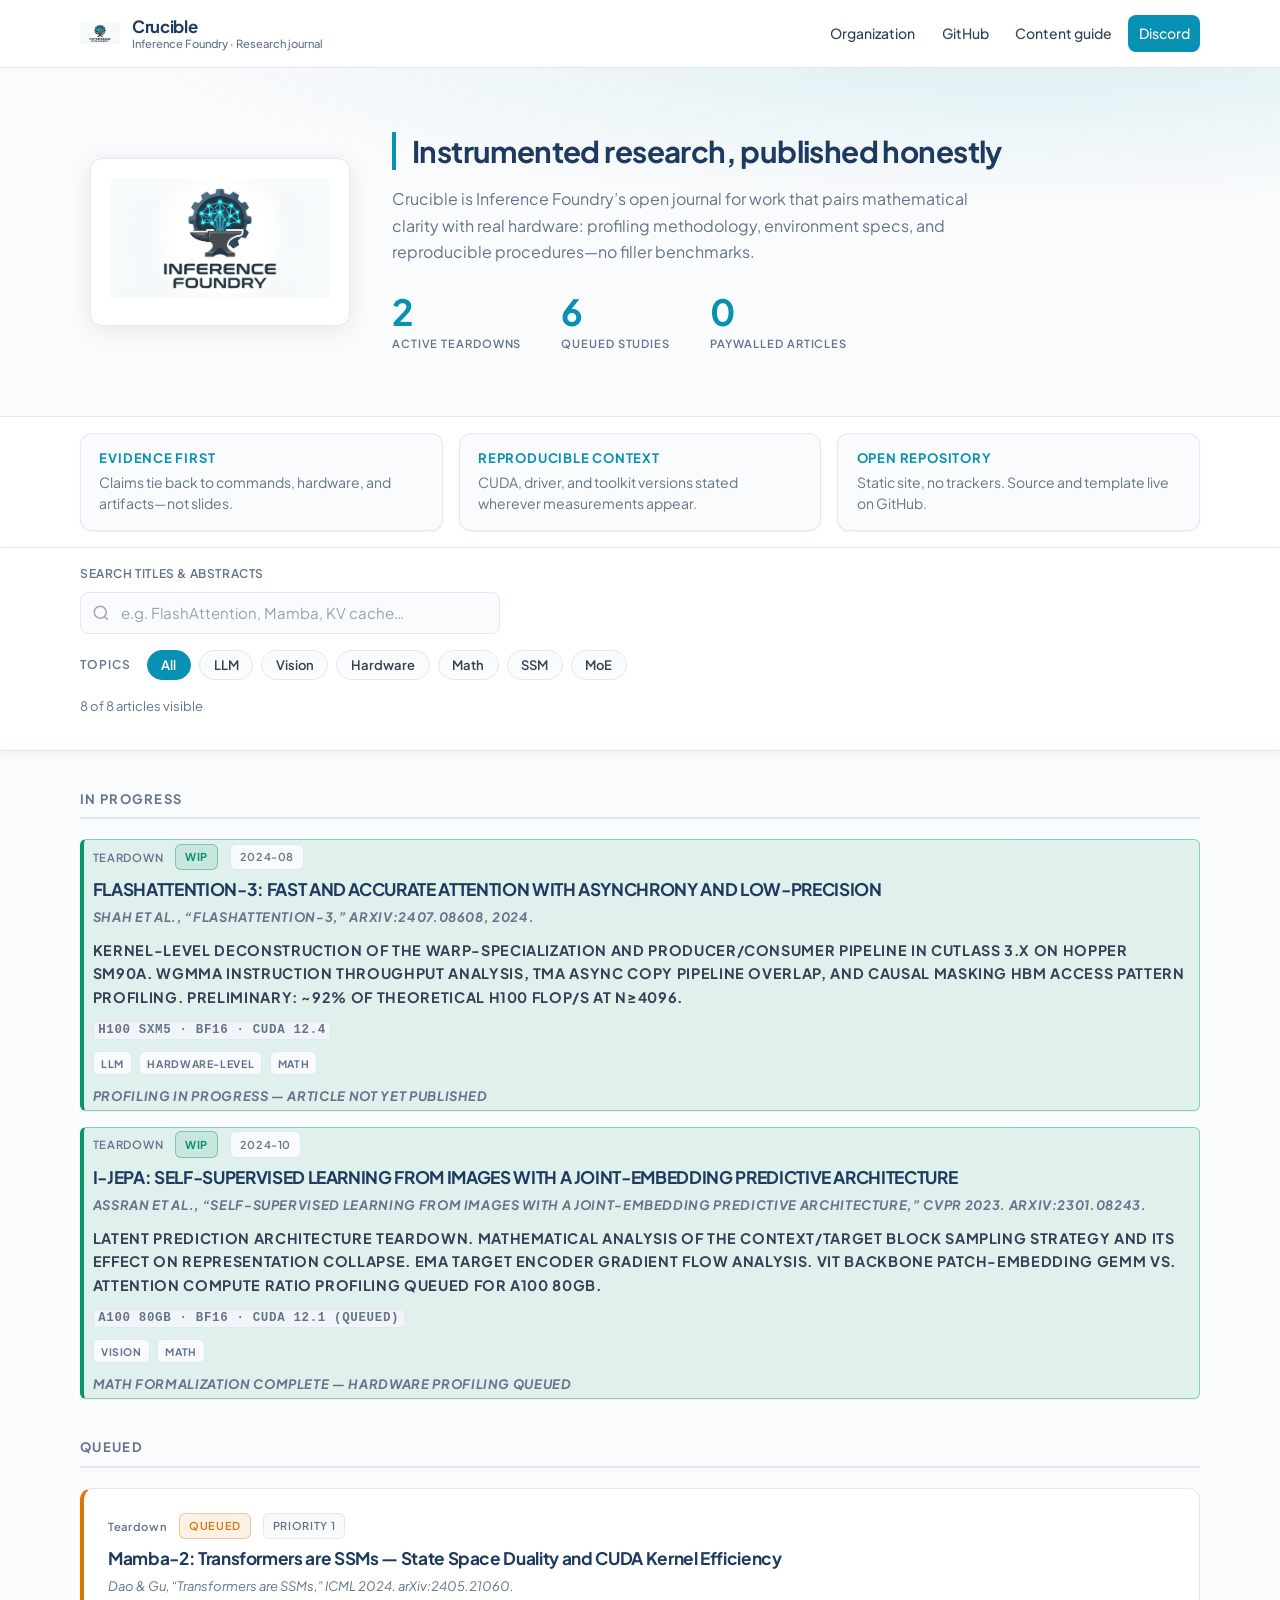
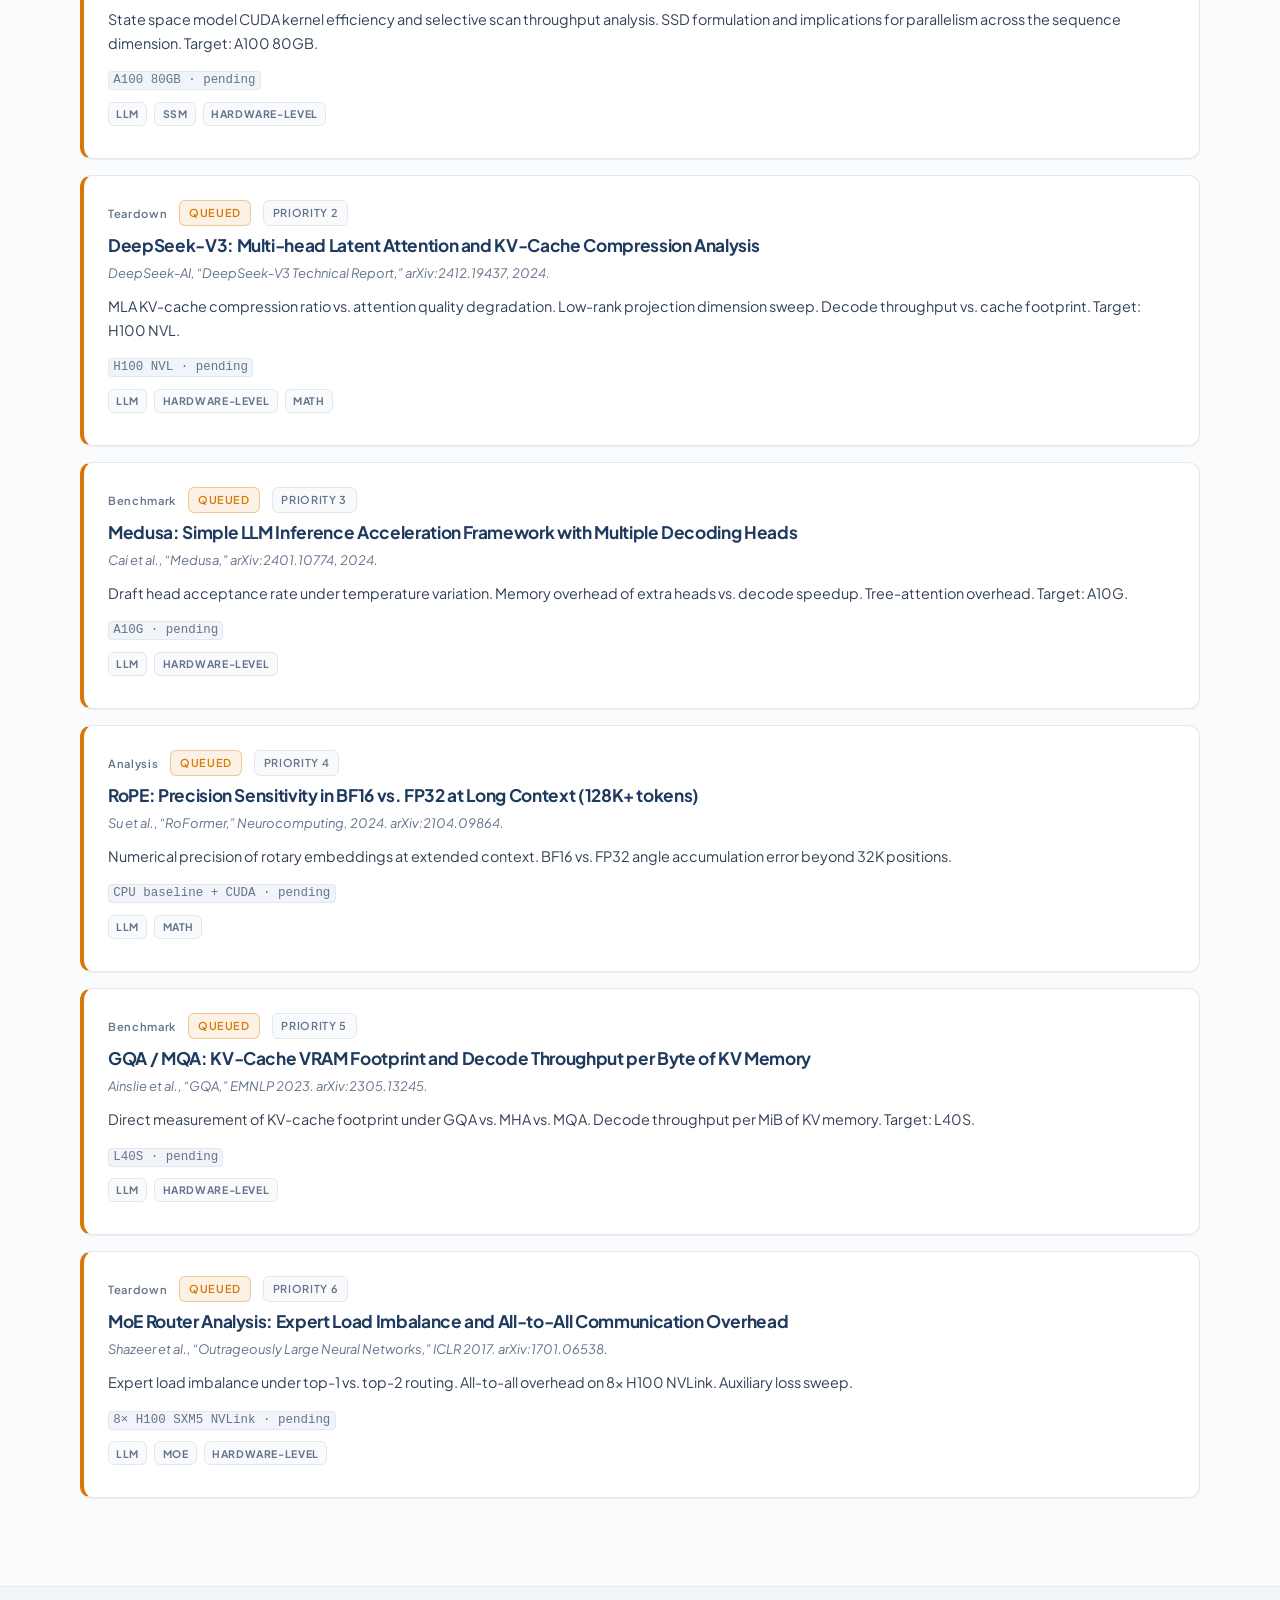
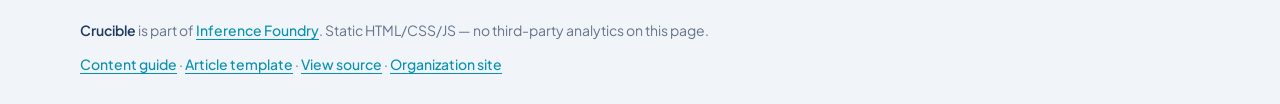
<file: index.html>
<!DOCTYPE html>
<html lang="en">
<head>
  <meta charset="UTF-8" />
  <meta name="viewport" content="width=device-width, initial-scale=1.0" />
  <title>Crucible — Inference Foundry Research Journal</title>
  <meta name="description" content="Open research journal for low-level ML systems: kernel profiling, hardware teardowns, and measured analysis of modern deep learning architectures." />
  <meta name="theme-color" content="#1e3a5f" />
  <link rel="icon" type="image/jpeg" href="assets/images/inference-foundry-logo.jpg" />
  <link rel="preconnect" href="https://fonts.googleapis.com" />
  <link rel="preconnect" href="https://fonts.gstatic.com" crossorigin />
  <link href="https://fonts.googleapis.com/css2?family=Plus+Jakarta+Sans:ital,wght@0,400;0,500;0,600;0,700;1,400&display=swap" rel="stylesheet" />
  <link rel="stylesheet" href="css/site.css" />
  <meta property="og:title" content="Crucible — Inference Foundry" />
  <meta property="og:description" content="Research journal for instrumented ML systems work: measurements, teardowns, and reproduction notes." />
  <meta property="og:type" content="website" />
  <meta property="og:image" content="https://inference-foundry.github.io/assets/images/inference-foundry-logo.jpg" />
</head>
<body>
  <a class="skip-link" href="#main">Skip to content</a>

  <header class="site-header">
    <div class="header-inner">
      <a class="brand" href="index.html" aria-current="page">
        <img class="brand__logo" src="assets/images/inference-foundry-logo.jpg" width="40" height="40" alt="" decoding="async" />
        <span class="brand__text">
          <span class="brand__name">Crucible</span>
          <span class="brand__tag">Inference Foundry · Research journal</span>
        </span>
      </a>
      <nav class="header-links" aria-label="Site">
        <a href="https://inference-foundry.github.io/">Organization</a>
        <a href="https://github.com/Inference-Foundry/Crucible">GitHub</a>
        <a href="https://github.com/Inference-Foundry/Crucible/blob/main/CONTENT_GUIDE.md">Content guide</a>
        <a class="btn-nav" href="https://discord.gg/inference-foundry" target="_blank" rel="noopener noreferrer">Discord</a>
      </nav>
    </div>
  </header>

  <main id="main">
    <section class="hero" aria-labelledby="hero-heading">
      <div class="hero-inner">
        <div class="hero-visual">
          <div class="hero-logo-card">
            <img src="assets/images/inference-foundry-logo.jpg" width="220" height="120" alt="Inference Foundry logo" decoding="async" />
          </div>
        </div>
        <div class="hero-copy">
          <h1 class="hero-lead" id="hero-heading">Instrumented research, published honestly</h1>
          <p class="hero-sub">
            Crucible is Inference Foundry’s open journal for work that pairs mathematical clarity with real hardware: profiling methodology, environment specs, and reproducible procedures—no filler benchmarks.
          </p>
          <div class="hero-stats" role="list">
            <div class="stat-block" role="listitem">
              <span class="stat-num" aria-hidden="true">2</span>
              <span class="stat-label">Active teardowns</span>
            </div>
            <div class="stat-block" role="listitem">
              <span class="stat-num" aria-hidden="true">6</span>
              <span class="stat-label">Queued studies</span>
            </div>
            <div class="stat-block" role="listitem">
              <span class="stat-num" aria-hidden="true">0</span>
              <span class="stat-label">Paywalled articles</span>
            </div>
          </div>
        </div>
      </div>
    </section>

    <section class="journal-strip" aria-label="Journal standards">
      <div class="journal-strip__inner">
        <article>
          <h3>Evidence first</h3>
          <p>Claims tie back to commands, hardware, and artifacts—not slides.</p>
        </article>
        <article>
          <h3>Reproducible context</h3>
          <p>CUDA, driver, and toolkit versions stated wherever measurements appear.</p>
        </article>
        <article>
          <h3>Open repository</h3>
          <p>Static site, no trackers. Source and template live on GitHub.</p>
        </article>
      </div>
    </section>

    <section class="filter-bar-section" aria-labelledby="filter-heading">
      <h2 id="filter-heading" class="visually-hidden">Filter articles</h2>
      <div class="filter-bar-inner">
        <div class="search-row">
          <label for="article-search">Search titles &amp; abstracts</label>
          <div class="search-input-wrap">
            <svg viewBox="0 0 24 24" fill="none" stroke="currentColor" stroke-width="2" aria-hidden="true">
              <circle cx="11" cy="11" r="8" />
              <path d="M21 21l-4.35-4.35" />
            </svg>
            <input
              type="search"
              id="article-search"
              placeholder="e.g. FlashAttention, Mamba, KV cache…"
              autocomplete="off"
              spellcheck="false"
              aria-describedby="filter-results-announcement"
            />
          </div>
        </div>
        <div class="filter-row">
          <span class="filter-label" id="filter-tags-label">Topics</span>
          <div class="filter-controls" id="filter-controls" role="toolbar" aria-labelledby="filter-tags-label">
            <button type="button" class="filter-btn active" data-tag="all" aria-pressed="true">All</button>
            <button type="button" class="filter-btn" data-tag="LLM" aria-pressed="false">LLM</button>
            <button type="button" class="filter-btn" data-tag="Vision" aria-pressed="false">Vision</button>
            <button type="button" class="filter-btn" data-tag="Hardware-Level" aria-pressed="false">Hardware</button>
            <button type="button" class="filter-btn" data-tag="Math" aria-pressed="false">Math</button>
            <button type="button" class="filter-btn" data-tag="SSM" aria-pressed="false">SSM</button>
            <button type="button" class="filter-btn" data-tag="MoE" aria-pressed="false">MoE</button>
          </div>
        </div>
        <p class="results-meta" id="filter-results-announcement" aria-live="polite"></p>
      </div>
    </section>

    <section class="article-listing">
      <div class="listing-inner">

        <div class="listing-group">
          <h2 class="listing-group-title">In progress</h2>

          <article class="article-card status-wip" data-tags="LLM Hardware-Level Math">
            <div class="card-meta-row">
              <span class="card-type">Teardown</span>
              <span class="card-status status-wip-badge">WIP</span>
              <span class="card-date">2024-08</span>
            </div>
            <h3 class="card-title">
              FlashAttention-3: Fast and Accurate Attention with Asynchrony and Low-precision
            </h3>
            <p class="card-citation">
              Shah et al., “FlashAttention-3,” arXiv:2407.08608, 2024.
            </p>
            <p class="card-summary">
              Kernel-level deconstruction of the warp-specialization and producer/consumer pipeline
              in CUTLASS 3.x on Hopper SM90a. WGMMA instruction throughput analysis, TMA async
              copy pipeline overlap, and causal masking HBM access pattern profiling.
              Preliminary: ~92% of theoretical H100 FLOP/s at N≥4096.
            </p>
            <div class="card-hardware">
              <code>H100 SXM5 · BF16 · CUDA 12.4</code>
            </div>
            <div class="card-tags">
              <span class="tag">LLM</span>
              <span class="tag">Hardware-Level</span>
              <span class="tag">Math</span>
            </div>
            <div class="card-actions">
              <span class="card-link-placeholder">Profiling in progress — article not yet published</span>
            </div>
          </article>

          <article class="article-card status-wip" data-tags="Vision Math">
            <div class="card-meta-row">
              <span class="card-type">Teardown</span>
              <span class="card-status status-wip-badge">WIP</span>
              <span class="card-date">2024-10</span>
            </div>
            <h3 class="card-title">
              I-JEPA: Self-Supervised Learning from Images with a Joint-Embedding Predictive Architecture
            </h3>
            <p class="card-citation">
              Assran et al., “Self-Supervised Learning from Images with a Joint-Embedding Predictive Architecture,”
              CVPR 2023. arXiv:2301.08243.
            </p>
            <p class="card-summary">
              Latent prediction architecture teardown. Mathematical analysis of the context/target block
              sampling strategy and its effect on representation collapse. EMA target encoder gradient flow
              analysis. ViT backbone patch-embedding GEMM vs. attention compute ratio profiling queued
              for A100 80GB.
            </p>
            <div class="card-hardware">
              <code>A100 80GB · BF16 · CUDA 12.1 (queued)</code>
            </div>
            <div class="card-tags">
              <span class="tag">Vision</span>
              <span class="tag">Math</span>
            </div>
            <div class="card-actions">
              <span class="card-link-placeholder">Math formalization complete — hardware profiling queued</span>
            </div>
          </article>
        </div>

        <div class="listing-group">
          <h2 class="listing-group-title">Queued</h2>

          <article class="article-card status-queued" data-tags="LLM SSM Hardware-Level">
            <div class="card-meta-row">
              <span class="card-type">Teardown</span>
              <span class="card-status status-queued-badge">Queued</span>
              <span class="card-priority">Priority 1</span>
            </div>
            <h3 class="card-title">
              Mamba-2: Transformers are SSMs — State Space Duality and CUDA Kernel Efficiency
            </h3>
            <p class="card-citation">
              Dao &amp; Gu, “Transformers are SSMs,” ICML 2024. arXiv:2405.21060.
            </p>
            <p class="card-summary">
              State space model CUDA kernel efficiency and selective scan throughput analysis.
              SSD formulation and implications for parallelism across the sequence dimension. Target: A100 80GB.
            </p>
            <div class="card-hardware"><code>A100 80GB · pending</code></div>
            <div class="card-tags">
              <span class="tag">LLM</span>
              <span class="tag">SSM</span>
              <span class="tag">Hardware-Level</span>
            </div>
          </article>

          <article class="article-card status-queued" data-tags="LLM Hardware-Level Math">
            <div class="card-meta-row">
              <span class="card-type">Teardown</span>
              <span class="card-status status-queued-badge">Queued</span>
              <span class="card-priority">Priority 2</span>
            </div>
            <h3 class="card-title">
              DeepSeek-V3: Multi-head Latent Attention and KV-Cache Compression Analysis
            </h3>
            <p class="card-citation">
              DeepSeek-AI, “DeepSeek-V3 Technical Report,” arXiv:2412.19437, 2024.
            </p>
            <p class="card-summary">
              MLA KV-cache compression ratio vs. attention quality degradation. Low-rank projection dimension sweep.
              Decode throughput vs. cache footprint. Target: H100 NVL.
            </p>
            <div class="card-hardware"><code>H100 NVL · pending</code></div>
            <div class="card-tags">
              <span class="tag">LLM</span>
              <span class="tag">Hardware-Level</span>
              <span class="tag">Math</span>
            </div>
          </article>

          <article class="article-card status-queued" data-tags="LLM Hardware-Level">
            <div class="card-meta-row">
              <span class="card-type">Benchmark</span>
              <span class="card-status status-queued-badge">Queued</span>
              <span class="card-priority">Priority 3</span>
            </div>
            <h3 class="card-title">
              Medusa: Simple LLM Inference Acceleration Framework with Multiple Decoding Heads
            </h3>
            <p class="card-citation">
              Cai et al., “Medusa,” arXiv:2401.10774, 2024.
            </p>
            <p class="card-summary">
              Draft head acceptance rate under temperature variation. Memory overhead of extra heads vs. decode speedup.
              Tree-attention overhead. Target: A10G.
            </p>
            <div class="card-hardware"><code>A10G · pending</code></div>
            <div class="card-tags">
              <span class="tag">LLM</span>
              <span class="tag">Hardware-Level</span>
            </div>
          </article>

          <article class="article-card status-queued" data-tags="LLM Math">
            <div class="card-meta-row">
              <span class="card-type">Analysis</span>
              <span class="card-status status-queued-badge">Queued</span>
              <span class="card-priority">Priority 4</span>
            </div>
            <h3 class="card-title">
              RoPE: Precision Sensitivity in BF16 vs. FP32 at Long Context (128K+ tokens)
            </h3>
            <p class="card-citation">
              Su et al., “RoFormer,” Neurocomputing, 2024. arXiv:2104.09864.
            </p>
            <p class="card-summary">
              Numerical precision of rotary embeddings at extended context. BF16 vs. FP32 angle accumulation error beyond 32K positions.
            </p>
            <div class="card-hardware"><code>CPU baseline + CUDA · pending</code></div>
            <div class="card-tags">
              <span class="tag">LLM</span>
              <span class="tag">Math</span>
            </div>
          </article>

          <article class="article-card status-queued" data-tags="LLM Hardware-Level">
            <div class="card-meta-row">
              <span class="card-type">Benchmark</span>
              <span class="card-status status-queued-badge">Queued</span>
              <span class="card-priority">Priority 5</span>
            </div>
            <h3 class="card-title">
              GQA / MQA: KV-Cache VRAM Footprint and Decode Throughput per Byte of KV Memory
            </h3>
            <p class="card-citation">
              Ainslie et al., “GQA,” EMNLP 2023. arXiv:2305.13245.
            </p>
            <p class="card-summary">
              Direct measurement of KV-cache footprint under GQA vs. MHA vs. MQA. Decode throughput per MiB of KV memory.
              Target: L40S.
            </p>
            <div class="card-hardware"><code>L40S · pending</code></div>
            <div class="card-tags">
              <span class="tag">LLM</span>
              <span class="tag">Hardware-Level</span>
            </div>
          </article>

          <article class="article-card status-queued" data-tags="LLM MoE Hardware-Level">
            <div class="card-meta-row">
              <span class="card-type">Teardown</span>
              <span class="card-status status-queued-badge">Queued</span>
              <span class="card-priority">Priority 6</span>
            </div>
            <h3 class="card-title">
              MoE Router Analysis: Expert Load Imbalance and All-to-All Communication Overhead
            </h3>
            <p class="card-citation">
              Shazeer et al., “Outrageously Large Neural Networks,” ICLR 2017. arXiv:1701.06538.
            </p>
            <p class="card-summary">
              Expert load imbalance under top-1 vs. top-2 routing. All-to-all overhead on 8× H100 NVLink. Auxiliary loss sweep.
            </p>
            <div class="card-hardware"><code>8× H100 SXM5 NVLink · pending</code></div>
            <div class="card-tags">
              <span class="tag">LLM</span>
              <span class="tag">MoE</span>
              <span class="tag">Hardware-Level</span>
            </div>
          </article>
        </div>
      </div>
    </section>

    <div class="no-results" id="no-results" hidden>
      <p>No articles match your filters. Try another topic or clear the search box.</p>
    </div>
  </main>

  <footer class="site-footer">
    <div class="footer-inner">
      <p>
        <strong>Crucible</strong> is part of <a href="https://github.com/Inference-Foundry">Inference Foundry</a>.
        Static HTML/CSS/JS — no third-party analytics on this page.
      </p>
      <p>
        <a href="https://github.com/Inference-Foundry/Crucible/blob/main/CONTENT_GUIDE.md">Content guide</a>
        · <a href="templates/article-template.html">Article template</a>
        · <a href="https://github.com/Inference-Foundry/Crucible">View source</a>
        · <a href="https://inference-foundry.github.io/">Organization site</a>
      </p>
    </div>
  </footer>

  <button type="button" class="back-to-top" id="back-to-top" aria-label="Back to top">
    <svg viewBox="0 0 24 24" fill="none" stroke="currentColor" stroke-width="2" aria-hidden="true">
      <path d="M12 19V5M5 12l7-7 7 7" />
    </svg>
  </button>

  <script src="js/content-filter.js"></script>
</body>
</html>
</file>
<file: css/site.css>
/*
 * Crucible — Inference Foundry Research Journal
 * Professional light theme; aligns with inference-foundry.github.io
 */

:root {
  --color-bg: #fafbfc;
  --color-surface: #ffffff;
  --color-border: #e2e8f0;
  --color-text: #334155;
  --color-heading: #1e3a5f;
  --color-muted: #64748b;
  --color-accent: #0891b2;
  --color-accent-hover: #0e7490;
  --color-accent-soft: rgba(8, 145, 178, 0.1);
  --color-wip: #059669;
  --color-wip-bg: rgba(5, 150, 105, 0.1);
  --color-queued: #d97706;
  --color-queued-bg: rgba(217, 119, 6, 0.1);
  --color-done: #0284c7;
  --font-sans: "Plus Jakarta Sans", system-ui, -apple-system, sans-serif;
  --font-mono: "JetBrains Mono", "Fira Code", ui-monospace, monospace;
  --max-width: 1120px;
  --content-width: 780px;
  --header-height: 68px;
  --radius: 12px;
  --shadow-sm: 0 1px 2px rgba(15, 23, 42, 0.06);
  --shadow-md: 0 4px 24px rgba(15, 23, 42, 0.08);
}

*,
*::before,
*::after {
  box-sizing: border-box;
  margin: 0;
  padding: 0;
}

html {
  font-size: 16px;
  scroll-behavior: smooth;
  -webkit-text-size-adjust: 100%;
}

body {
  background-color: var(--color-bg);
  color: var(--color-text);
  font-family: var(--font-sans);
  font-size: 0.9375rem;
  line-height: 1.65;
  min-height: 100vh;
  display: flex;
  flex-direction: column;
}

::selection {
  background: var(--color-accent-soft);
  color: var(--color-heading);
}

.skip-link {
  position: absolute;
  width: 1px;
  height: 1px;
  padding: 0;
  margin: -1px;
  overflow: hidden;
  clip: rect(0, 0, 0, 0);
  white-space: nowrap;
  border: 0;
}

.visually-hidden {
  position: absolute;
  width: 1px;
  height: 1px;
  padding: 0;
  margin: -1px;
  overflow: hidden;
  clip: rect(0, 0, 0, 0);
  white-space: nowrap;
  border: 0;
}

.skip-link:focus {
  position: fixed;
  left: 1rem;
  top: 1rem;
  width: auto;
  height: auto;
  margin: 0;
  padding: 0.75rem 1rem;
  overflow: visible;
  clip: auto;
  background: var(--color-accent);
  color: #fff !important;
  text-decoration: none;
  border-radius: 8px;
  z-index: 10001;
}

h1, h2, h3, h4, h5, h6 {
  font-family: var(--font-sans);
  font-weight: 700;
  letter-spacing: -0.02em;
  line-height: 1.25;
  color: var(--color-heading);
}

h1 { font-size: 1.75rem; }
h2 {
  font-size: 1.35rem;
  border-bottom: 1px solid var(--color-border);
  padding-bottom: 0.5rem;
  margin-bottom: 1.25rem;
  margin-top: 2.5rem;
}
h3 { font-size: 1.05rem; margin-top: 1.5rem; margin-bottom: 0.5rem; color: var(--color-heading); }
h4 { font-size: 0.875rem; color: var(--color-muted); text-transform: uppercase; letter-spacing: 0.06em; margin-top: 1rem; margin-bottom: 0.35rem; }

p { margin-bottom: 1rem; }

a {
  color: var(--color-accent);
  text-decoration-thickness: 1px;
  text-underline-offset: 3px;
  transition: color 0.15s ease;
}
a:hover { color: var(--color-accent-hover); }

strong { font-weight: 600; color: var(--color-heading); }
em { font-style: italic; color: var(--color-muted); }

ul, ol { padding-left: 1.25rem; margin-bottom: 1rem; }
li { margin-bottom: 0.35rem; }

code {
  font-family: var(--font-mono);
  font-size: 0.84em;
  background: #f1f5f9;
  color: #0f172a;
  padding: 0.12em 0.35em;
  border-radius: 4px;
  border: 1px solid var(--color-border);
}

pre {
  background: #f8fafc;
  border: 1px solid var(--color-border);
  border-left: 3px solid var(--color-accent);
  padding: 1rem;
  overflow-x: auto;
  margin-bottom: 1rem;
  line-height: 1.5;
  border-radius: 0 var(--radius) var(--radius) 0;
}

pre code {
  background: none;
  border: none;
  padding: 0;
  font-size: 0.82rem;
}

:focus-visible {
  outline: 2px solid var(--color-accent);
  outline-offset: 2px;
}

/* Header */
.site-header {
  background: rgba(255, 255, 255, 0.92);
  backdrop-filter: blur(12px);
  border-bottom: 1px solid var(--color-border);
  padding: 0 1.25rem;
  position: sticky;
  top: 0;
  z-index: 100;
  min-height: var(--header-height);
  display: flex;
  align-items: center;
}

.header-inner {
  max-width: var(--max-width);
  margin: 0 auto;
  width: 100%;
  display: flex;
  align-items: center;
  justify-content: space-between;
  gap: 1rem;
  flex-wrap: wrap;
  padding: 0.65rem 0;
}

.brand {
  display: flex;
  align-items: center;
  gap: 0.75rem;
  text-decoration: none;
  color: inherit;
}
.brand:hover { color: inherit; }

.brand__logo {
  width: 40px;
  height: 40px;
  object-fit: contain;
  border-radius: 8px;
}

.brand__text { display: flex; flex-direction: column; line-height: 1.15; }
.brand__name {
  font-weight: 700;
  font-size: 1.05rem;
  letter-spacing: -0.02em;
  color: var(--color-heading);
}
.brand__tag {
  font-size: 0.7rem;
  font-weight: 500;
  color: var(--color-muted);
}

.site-logo {
  font-size: 1.15rem;
  font-weight: 700;
  color: var(--color-heading);
  letter-spacing: 0.06em;
  text-decoration: none;
  border: none;
}
.site-logo:hover { color: var(--color-accent-hover); border: none; }

.site-tagline {
  font-size: 0.78rem;
  color: var(--color-muted);
  max-width: 320px;
}

.header-links {
  display: flex;
  align-items: center;
  gap: 0.35rem;
  flex-wrap: wrap;
}

.header-links a {
  font-size: 0.875rem;
  font-weight: 500;
  padding: 0.45rem 0.65rem;
  border-radius: 8px;
  text-decoration: none;
  color: var(--color-text);
}

.header-links a:hover {
  background: var(--color-accent-soft);
  color: var(--color-accent-hover);
}

.btn-nav {
  background: var(--color-accent);
  color: #fff !important;
  font-weight: 600;
}
.btn-nav:hover {
  background: var(--color-accent-hover);
  color: #fff !important;
}

/* Hero */
.hero {
  background:
    radial-gradient(ellipse 70% 50% at 80% -10%, rgba(8, 145, 178, 0.12), transparent),
    var(--color-bg);
  border-bottom: 1px solid var(--color-border);
  padding: clamp(2.5rem, 6vw, 4rem) 1.25rem;
}

.hero-inner {
  max-width: var(--max-width);
  margin: 0 auto;
  display: grid;
  gap: 2rem;
  align-items: center;
}

@media (min-width: 880px) {
  .hero-inner {
    grid-template-columns: minmax(200px, 280px) 1fr;
  }
}

.hero-visual {
  display: flex;
  justify-content: center;
}

.hero-logo-card {
  background: var(--color-surface);
  padding: 1.25rem;
  border-radius: var(--radius);
  box-shadow: var(--shadow-md);
  border: 1px solid var(--color-border);
  max-width: 260px;
}

.hero-logo-card img {
  width: 100%;
  max-height: 140px;
  object-fit: contain;
}

.hero-copy .hero-lead {
  font-size: clamp(1.35rem, 2.8vw, 1.85rem);
  font-weight: 700;
  line-height: 1.3;
  color: var(--color-heading);
  margin-bottom: 1rem;
  border-left: 4px solid var(--color-accent);
  padding-left: 1rem;
}

.hero-sub {
  font-size: 1rem;
  color: var(--color-muted);
  margin-bottom: 1.75rem;
  max-width: 52ch;
}

.hero-stats {
  display: flex;
  gap: clamp(1.25rem, 4vw, 2.5rem);
  flex-wrap: wrap;
}

.stat-block {
  display: flex;
  flex-direction: column;
  gap: 0.25rem;
}

.stat-num {
  font-size: clamp(1.75rem, 3vw, 2.25rem);
  font-weight: 700;
  color: var(--color-accent);
  line-height: 1;
}

.stat-label {
  font-size: 0.7rem;
  font-weight: 600;
  color: var(--color-muted);
  text-transform: uppercase;
  letter-spacing: 0.08em;
}

/* Journal strip */
.journal-strip {
  background: var(--color-surface);
  border-bottom: 1px solid var(--color-border);
  padding: 1rem 1.25rem;
}

.journal-strip__inner {
  max-width: var(--max-width);
  margin: 0 auto;
  display: grid;
  gap: 1rem;
}

@media (min-width: 720px) {
  .journal-strip__inner {
    grid-template-columns: repeat(3, 1fr);
  }
}

.journal-strip article {
  padding: 1rem 1.15rem;
  background: var(--color-bg);
  border: 1px solid var(--color-border);
  border-radius: var(--radius);
  box-shadow: var(--shadow-sm);
}

.journal-strip h3 {
  margin: 0 0 0.35rem;
  font-size: 0.8125rem;
  font-weight: 700;
  text-transform: uppercase;
  letter-spacing: 0.06em;
  color: var(--color-accent);
}

.journal-strip p {
  margin: 0;
  font-size: 0.875rem;
  color: var(--color-muted);
  line-height: 1.5;
}

/* Filter toolbar */
.filter-bar-section {
  background: var(--color-surface);
  border-bottom: 1px solid var(--color-border);
  padding: 1rem 1.25rem;
  position: sticky;
  top: var(--header-height);
  z-index: 90;
  box-shadow: 0 4px 12px rgba(15, 23, 42, 0.04);
}

.filter-bar-inner {
  max-width: var(--max-width);
  margin: 0 auto;
  display: flex;
  flex-direction: column;
  gap: 1rem;
}

.search-row {
  display: flex;
  flex-direction: column;
  gap: 0.5rem;
}

.search-row label {
  font-size: 0.75rem;
  font-weight: 600;
  letter-spacing: 0.05em;
  text-transform: uppercase;
  color: var(--color-muted);
}

.search-input-wrap {
  position: relative;
  max-width: 420px;
}

.search-input-wrap input {
  width: 100%;
  padding: 0.65rem 0.85rem 0.65rem 2.5rem;
  font-family: inherit;
  font-size: 0.9375rem;
  border: 1px solid var(--color-border);
  border-radius: 8px;
  background: var(--color-bg);
  color: var(--color-text);
}

.search-input-wrap input::placeholder {
  color: #94a3b8;
}

.search-input-wrap svg {
  position: absolute;
  left: 0.75rem;
  top: 50%;
  transform: translateY(-50%);
  width: 18px;
  height: 18px;
  opacity: 0.45;
  pointer-events: none;
}

.filter-row {
  display: flex;
  align-items: flex-start;
  gap: 1rem;
  flex-wrap: wrap;
}

.filter-label {
  font-size: 0.75rem;
  font-weight: 600;
  color: var(--color-muted);
  text-transform: uppercase;
  letter-spacing: 0.08em;
  padding-top: 0.35rem;
  flex-shrink: 0;
}

.filter-controls {
  display: flex;
  gap: 0.5rem;
  flex-wrap: wrap;
}

.filter-btn {
  font-family: inherit;
  font-size: 0.8125rem;
  font-weight: 600;
  color: var(--color-text);
  background: var(--color-bg);
  border: 1px solid var(--color-border);
  padding: 0.4rem 0.85rem;
  border-radius: 999px;
  cursor: pointer;
  transition: background 0.15s, border-color 0.15s, color 0.15s;
}

.filter-btn:hover {
  border-color: var(--color-accent);
  color: var(--color-heading);
}

.filter-btn.active {
  color: #fff;
  background: var(--color-accent);
  border-color: var(--color-accent);
}

.results-meta {
  font-size: 0.8125rem;
  color: var(--color-muted);
  min-height: 1.25rem;
}

/* Article listing */
.article-listing {
  padding: 2.5rem 1.25rem 3rem;
  flex: 1;
}

.listing-inner {
  max-width: var(--max-width);
  margin: 0 auto;
}

.listing-group {
  margin-bottom: 2.5rem;
}

.listing-group-title {
  font-size: 0.8125rem;
  font-weight: 700;
  color: var(--color-muted);
  text-transform: uppercase;
  letter-spacing: 0.1em;
  border-bottom: 2px solid var(--color-border);
  padding-bottom: 0.65rem;
  margin-bottom: 1.25rem;
  margin-top: 0;
}

.article-card {
  background: var(--color-surface);
  border: 1px solid var(--color-border);
  border-radius: var(--radius);
  padding: 1.5rem;
  margin-bottom: 1rem;
  box-shadow: var(--shadow-sm);
  transition: box-shadow 0.2s ease, border-color 0.2s ease;
}

.article-card:hover {
  box-shadow: var(--shadow-md);
  border-color: #cbd5e1;
}

.article-card.status-wip {
  border-left: 4px solid var(--color-wip);
}

.article-card.status-queued {
  border-left: 4px solid var(--color-queued);
}

.article-card.status-done {
  border-left: 4px solid var(--color-done);
}

.article-card[hidden] {
  display: none !important;
}

.card-meta-row {
  display: flex;
  align-items: center;
  gap: 0.75rem;
  margin-bottom: 0.5rem;
  flex-wrap: wrap;
}

.card-type {
  font-size: 0.7rem;
  font-weight: 600;
  color: var(--color-muted);
  letter-spacing: 0.06em;
}

.card-status,
.card-date,
.card-priority {
  font-size: 0.68rem;
  font-weight: 600;
  text-transform: uppercase;
  letter-spacing: 0.06em;
  padding: 0.2rem 0.55rem;
  border-radius: 6px;
}

.status-wip-badge {
  color: var(--color-wip);
  background: var(--color-wip-bg);
  border: 1px solid rgba(5, 150, 105, 0.35);
}

.status-queued-badge {
  color: var(--color-queued);
  background: var(--color-queued-bg);
  border: 1px solid rgba(217, 119, 6, 0.35);
}

.status-done-badge {
  color: var(--color-done);
  background: rgba(2, 132, 199, 0.1);
  border: 1px solid rgba(2, 132, 199, 0.35);
}

.card-date,
.card-priority {
  color: var(--color-muted);
  background: #f8fafc;
  border: 1px solid var(--color-border);
}

.card-title {
  font-size: 1.08rem;
  font-weight: 700;
  margin: 0.5rem 0 0.35rem;
  color: var(--color-heading);
  line-height: 1.35;
}

.card-citation {
  font-size: 0.8125rem;
  color: var(--color-muted);
  margin-bottom: 0.65rem;
  font-style: italic;
}

.card-summary {
  font-size: 0.9rem;
  color: var(--color-text);
  margin-bottom: 0.65rem;
  line-height: 1.65;
}

.card-hardware {
  margin-bottom: 0.65rem;
}

.card-hardware code {
  font-size: 0.78rem;
  color: var(--color-muted);
}

.card-tags {
  display: flex;
  gap: 0.45rem;
  flex-wrap: wrap;
  margin-bottom: 0.5rem;
}

.card-actions {
  margin-top: 0.65rem;
}

.card-link-placeholder {
  font-size: 0.8125rem;
  color: var(--color-muted);
  font-style: italic;
}

.tag {
  font-size: 0.65rem;
  font-weight: 700;
  text-transform: uppercase;
  letter-spacing: 0.06em;
  color: var(--color-muted);
  border: 1px solid var(--color-border);
  padding: 0.15rem 0.45rem;
  border-radius: 6px;
  background: #f8fafc;
  user-select: none;
}

.no-results {
  max-width: var(--max-width);
  margin: 2rem auto;
  padding: 2.5rem 1.25rem;
  text-align: center;
  color: var(--color-muted);
  font-size: 0.9375rem;
  border: 1px dashed var(--color-border);
  border-radius: var(--radius);
  background: var(--color-surface);
}

.no-results[hidden] {
  display: none !important;
}

/* Article pages */
.article-container {
  max-width: var(--content-width);
  margin: 0 auto;
  padding: 2.5rem 1.25rem;
  flex: 1;
}

.article-header {
  border-bottom: 2px solid var(--color-border);
  padding-bottom: 1.5rem;
  margin-bottom: 2rem;
}

.article-meta-line {
  display: flex;
  align-items: center;
  gap: 0.75rem;
  margin-bottom: 1rem;
  flex-wrap: wrap;
}

.article-type {
  font-size: 0.75rem;
  font-weight: 600;
  color: var(--color-muted);
  letter-spacing: 0.06em;
}

.article-date {
  font-size: 0.75rem;
  color: var(--color-muted);
}

.article-title {
  font-size: clamp(1.35rem, 3vw, 1.75rem);
  line-height: 1.25;
  margin-bottom: 0.5rem;
}

.article-subtitle {
  font-size: 0.875rem;
  color: var(--color-muted);
  font-style: italic;
  margin-bottom: 1rem;
}

.article-authors,
.profiling-hardware {
  font-size: 0.875rem;
  color: var(--color-text);
  margin-bottom: 0.5rem;
}

.article-tags {
  display: flex;
  gap: 0.45rem;
  flex-wrap: wrap;
  margin-bottom: 1rem;
}

article section {
  margin-bottom: 2rem;
}

article section h2 {
  color: var(--color-heading);
}

.notation-list {
  list-style: none;
  padding-left: 0;
  font-size: 0.9rem;
}

.notation-list li {
  padding: 0.45rem 0;
  border-bottom: 1px solid var(--color-border);
  color: var(--color-text);
}

.notation-list li:last-child {
  border-bottom: none;
}

.profiling-env-box {
  background: #f8fafc;
  border: 1px solid var(--color-border);
  border-left: 4px solid var(--color-accent);
  padding: 1rem;
  margin-bottom: 1.5rem;
  border-radius: 0 var(--radius) var(--radius) 0;
}

.profiling-env-box h3 {
  margin-top: 0;
  font-size: 0.875rem;
  color: var(--color-accent);
  margin-bottom: 0.5rem;
}

.table-wrapper {
  overflow-x: auto;
  margin-bottom: 1.5rem;
  border: 1px solid var(--color-border);
  border-radius: var(--radius);
}

.profiling-table {
  width: 100%;
  border-collapse: collapse;
  font-size: 0.8125rem;
}

.profiling-table caption {
  caption-side: top;
  font-size: 0.75rem;
  color: var(--color-muted);
  text-align: left;
  padding: 0.65rem 1rem;
  border-bottom: 1px solid var(--color-border);
  background: #f8fafc;
}

.profiling-table th {
  background: #f1f5f9;
  color: var(--color-heading);
  font-weight: 600;
  text-align: left;
  padding: 0.55rem 1rem;
  border-bottom: 1px solid var(--color-border);
  border-right: 1px solid var(--color-border);
  white-space: nowrap;
  font-size: 0.72rem;
  text-transform: uppercase;
  letter-spacing: 0.04em;
}

.profiling-table th:last-child {
  border-right: none;
}

.profiling-table td {
  padding: 0.5rem 1rem;
  border-bottom: 1px solid var(--color-border);
  border-right: 1px solid var(--color-border);
  color: var(--color-text);
  vertical-align: top;
}

.profiling-table td:last-child {
  border-right: none;
}

.profiling-table tr:last-child td {
  border-bottom: none;
}

.profiling-table tr:nth-child(even) td {
  background: #fafbfc;
}

.profiling-table tr:hover td {
  background: #f0fdfa;
}

.bottleneck-tag {
  font-size: 0.65rem;
  font-weight: 700;
  text-transform: uppercase;
  letter-spacing: 0.05em;
  padding: 0.15rem 0.4rem;
  border-radius: 4px;
  border: 1px solid;
}

.bottleneck-tag.compute {
  color: #b91c1c;
  border-color: #fecaca;
  background: #fef2f2;
}

.bottleneck-tag.memory {
  color: #1d4ed8;
  border-color: #bfdbfe;
  background: #eff6ff;
}

.bottleneck-tag.latency {
  color: #a16207;
  border-color: #fde047;
  background: #fefce8;
}

.bottleneck-tag.sync {
  color: #c2410c;
  border-color: #fed7aa;
  background: #fff7ed;
}

.bottleneck-tag.comms {
  color: var(--color-accent-hover);
  border-color: #a5f3fc;
  background: #ecfeff;
}

figure {
  margin: 1.5rem 0;
  border: 1px solid var(--color-border);
  border-radius: var(--radius);
  overflow: hidden;
}

figure img {
  display: block;
  max-width: 100%;
  height: auto;
  background: #f8fafc;
}

figcaption {
  font-size: 0.75rem;
  color: var(--color-muted);
  padding: 0.65rem 1rem;
  border-top: 1px solid var(--color-border);
  background: #f8fafc;
}

.reference-list {
  font-size: 0.875rem;
  color: var(--color-text);
  line-height: 1.6;
}

.reference-list li {
  margin-bottom: 1rem;
  padding-bottom: 1rem;
  border-bottom: 1px solid var(--color-border);
}

.reference-list li:last-child {
  border-bottom: none;
}

.status-wip,
.status-wip-badge {
  font-size: 0.68rem;
  font-weight: 700;
  text-transform: uppercase;
  letter-spacing: 0.06em;
  color: var(--color-wip);
  border: 1px solid rgba(5, 150, 105, 0.4);
  padding: 0.2rem 0.55rem;
  border-radius: 6px;
  background: var(--color-wip-bg);
}

/* Footer */
.site-footer {
  background: #f1f5f9;
  border-top: 1px solid var(--color-border);
  padding: 2rem 1.25rem;
  margin-top: auto;
}

.footer-inner {
  max-width: var(--max-width);
  margin: 0 auto;
  font-size: 0.875rem;
  color: var(--color-muted);
  line-height: 1.7;
}

.footer-inner p {
  margin-bottom: 0.65rem;
}

.footer-inner p:last-child {
  margin-bottom: 0;
}

.footer-inner a {
  font-weight: 500;
}

/* Back to top */
.back-to-top {
  position: fixed;
  right: 1.25rem;
  bottom: 1.25rem;
  width: 44px;
  height: 44px;
  border-radius: 50%;
  border: 1px solid var(--color-border);
  background: var(--color-surface);
  box-shadow: var(--shadow-md);
  cursor: pointer;
  display: flex;
  align-items: center;
  justify-content: center;
  color: var(--color-heading);
  opacity: 0;
  pointer-events: none;
  transition: opacity 0.2s ease, transform 0.2s ease;
  z-index: 80;
}

.back-to-top.visible {
  opacity: 1;
  pointer-events: auto;
}

.back-to-top:hover {
  background: var(--color-accent-soft);
  border-color: var(--color-accent);
  color: var(--color-accent-hover);
}

.back-to-top svg {
  width: 20px;
  height: 20px;
}

mjx-container[jax="CHTML"][display="true"] {
  overflow-x: auto;
  padding: 0.5rem 0;
}

@media (max-width: 768px) {
  :root {
    --header-height: 56px;
  }

  .site-tagline {
    display: none;
  }

  .filter-bar-section {
    top: var(--header-height);
  }

  .hero-inner {
    grid-template-columns: 1fr;
  }

  .hero-visual {
    order: -1;
  }
}

@media (max-width: 480px) {
  .filter-controls {
    gap: 0.35rem;
  }

  .filter-btn {
    padding: 0.35rem 0.65rem;
    font-size: 0.75rem;
  }
}
</file>
